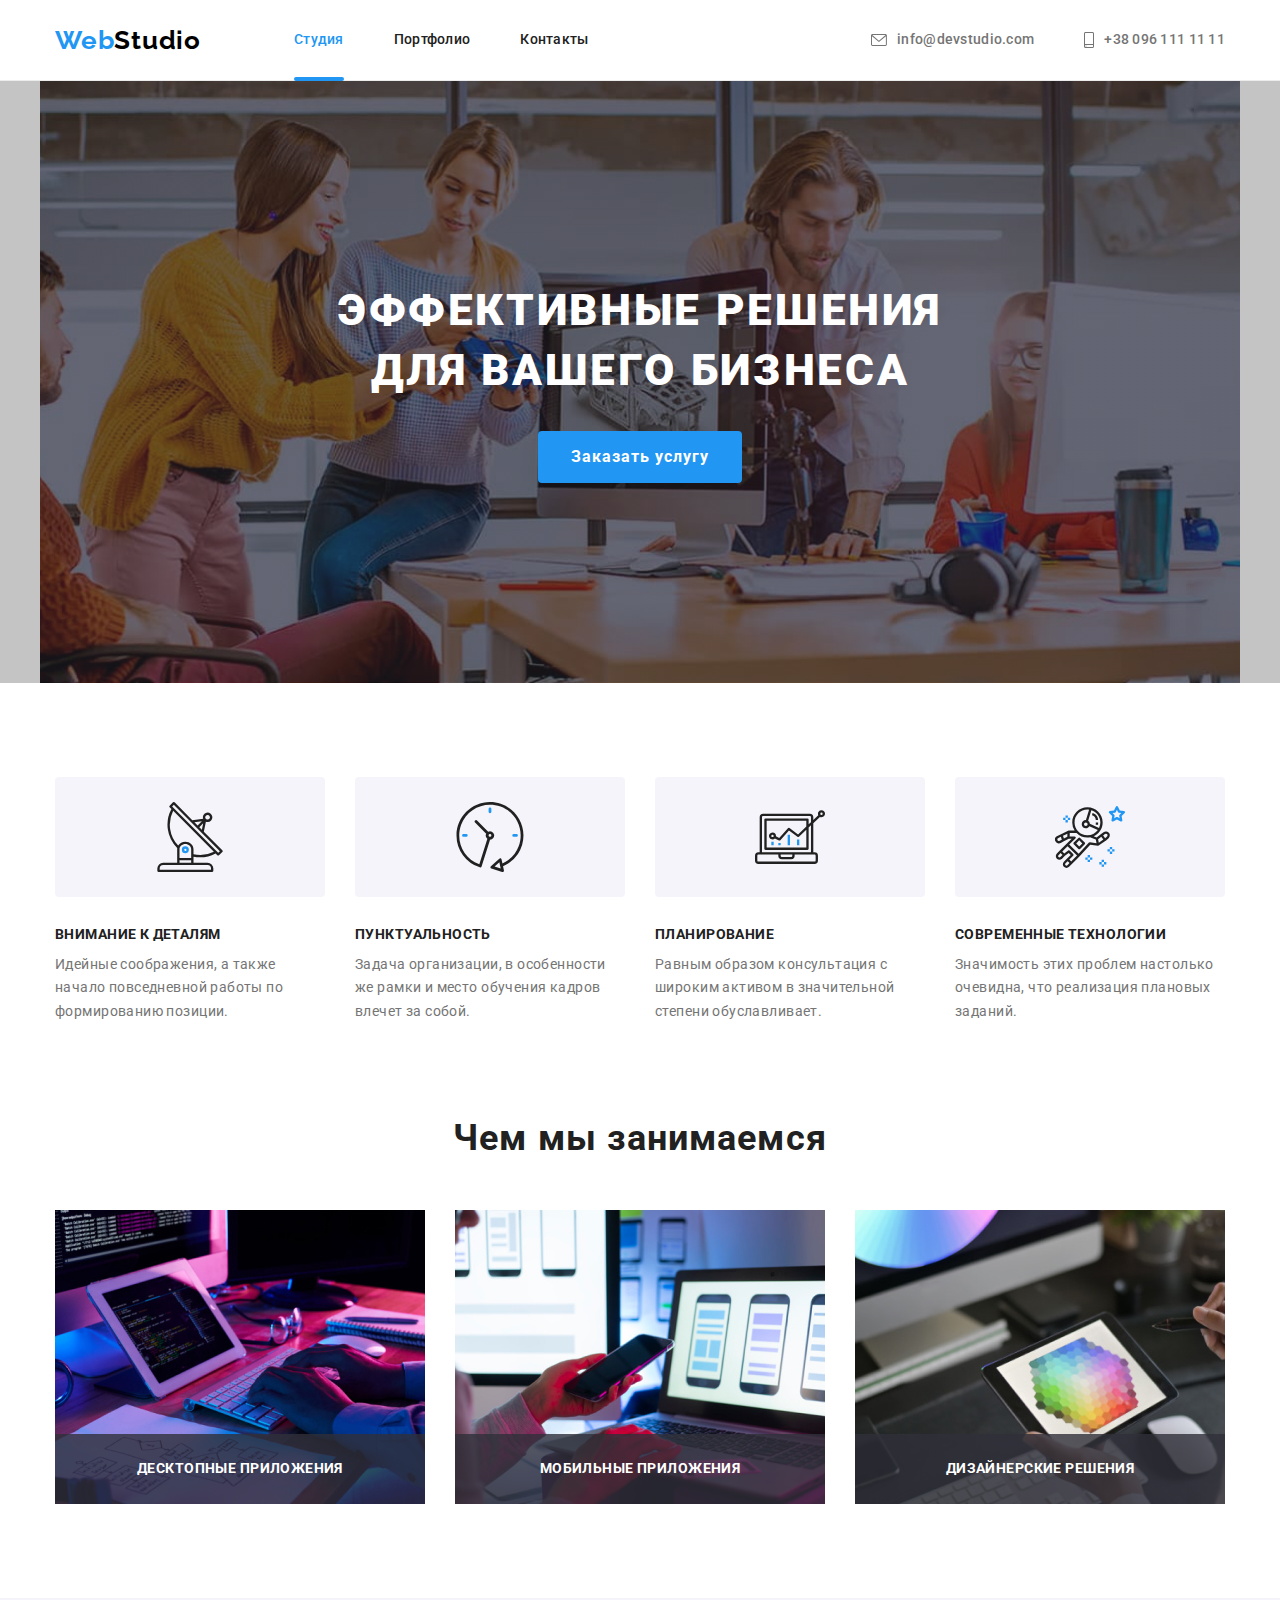
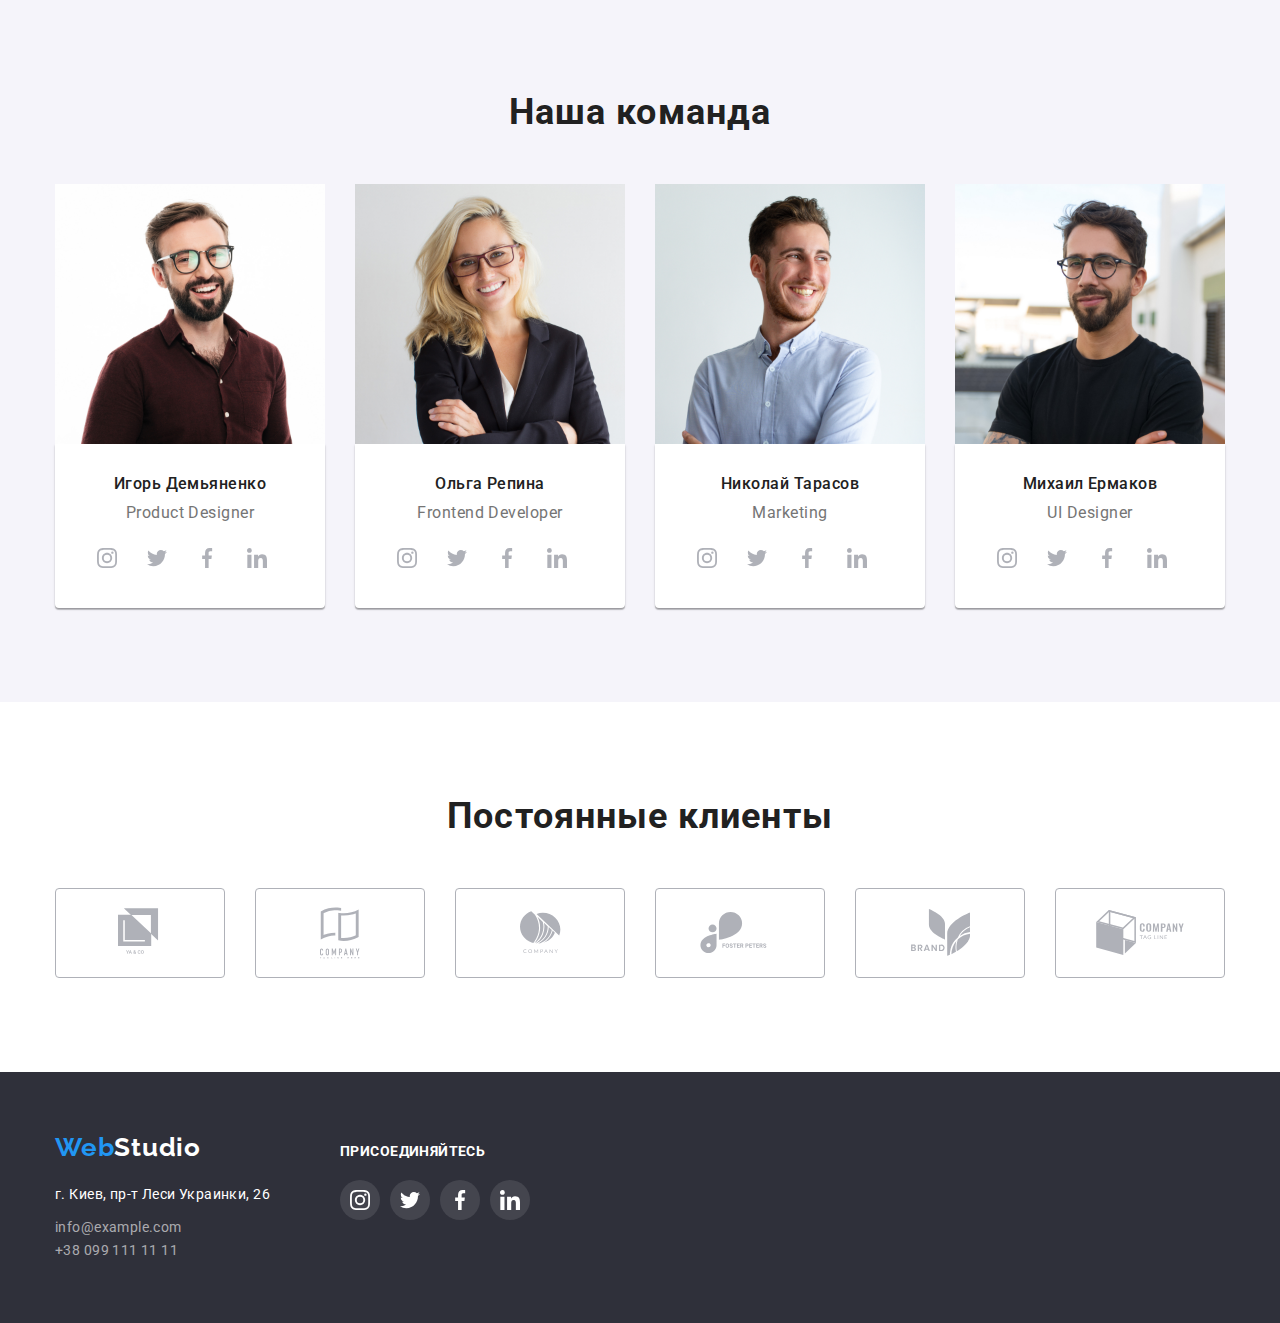
<file: index.html>
<!DOCTYPE html>
<html lang="ru">
<head>
    <meta charset="UTF-8">
    <meta http-equiv="X-UA-Compatible" content="IE=edge">
    <meta name="viewport" content="width=device-width, initial-scale=1.0">
    <title>Studio</title>
    <link rel="preconnect" 
        href="https://fonts.gstatic.com">
    <link rel="stylesheet"
        href="https://fonts.googleapis.com/css2?family=Raleway:wght@700&family=Roboto:wght@400;500;700;900&display=swap">
    <link rel="stylesheet" 
        href="https://cdnjs.cloudflare.com/ajax/libs/modern-normalize/1.0.0/modern-normalize.min.css" />
    <link rel="stylesheet" href="./css/styles.css">
</head>
<body>
    <!--Шапка-->
    <header class=page-header>
        <div class="container" >
            <div class="header-nav">
                <nav class="site-nav">
                    <a class="logo" href="./index.html" >
                        <span class="logo-web">Web</span>Studio
                    </a>
                    <ul class="list">
                        <li class="site-nav-item">
                            <a class="nav current" href="./index.html">Студия</a>
                        </li>
                        <li class="site-nav-item">
                            <a class="nav" href="./portfolio.html">Портфолио</a>
                        </li>
                        <li class="site-nav-item">
                            <a class="nav" href="">Контакты</a>
                        </li>
                    </ul>
                </nav>
                <ul class="list contacts-header">
                    <li class="contact-item">
                        <a class="contact" href="mailto:info@devstudio.com">
                            <svg class="envelope" width="16px" height="12px">
                                <use href="./images/sprite.svg#icon-envelope"></use>
                            </svg>
                            info@devstudio.com
                        </a>
                    </li>
                    <li class="contact-item">
                        <a class="contact" href="tel:+380961111111">
                            <svg class="smartphone" width="10px" height="16px">
                                <use href="./images/sprite.svg#icon-smartphone"></use>
                            </svg>
                            +38 096 111 11 11
                        </a>
                    </li>
                </ul>
            </div>
        </div>
    </header>
    <!--Основной блок-->
    <main>
        <!--Блок-герой-->
        <section class="hero">
            <div class="hero-box container">
                <h1 class="hero-title">Эффективные решения для вашего бизнеса</h1>
                <button type="button" class="button" data-modal-open>Заказать услугу</button>
            </div>
        </section>
        <!--Особенности-->
        <section class="feature section">
            <div class="container">
                <h2 class="feature-title visually-hidden">Особенности</h2>
                <ul class="list feature-list">
                    <li class="feature-item">
                        <div class="feature-box">
                            <svg class="feature-icon">
                                <use href="./images/sprite.svg#icon-antenna"></use>
                            </svg>
                        </div>
                        <h3 class="title">Внимание к деталям</h3>
                        <p class="description">Идейные соображения, а также начало повседневной работы по формированию позиции.</p>
                    </li>
                    <li class="feature-item list">
                        <div class="feature-box">
                            <svg class="feature-icon">
                                <use href="./images/sprite.svg#icon-clock"></use>
                            </svg>
                        </div>
                        <h3 class="title">Пунктуальность</h3>
                        <p class="description">Задача организации, в особенности же рамки и место обучения кадров влечет за собой.</p>
                    </li>
                    <li class="feature-item list">
                        <div class="feature-box">
                            <svg class="feature-icon">
                                <use href="./images/sprite.svg#icon-diagram"></use>
                            </svg>
                        </div>
                        <h3 class="title">Планирование</h3>
                        <p class="description">Равным образом консультация с широким активом в значительной степени обуславливает.</p>
                    </li>
                    <li class="feature-item list">
                        <div class="feature-box">
                            <svg class="feature-icon">
                                <use href="./images/sprite.svg#icon-astronaut"></use>
                            </svg>
                        </div>
                        <h3 class="title">Современные технологии</h3>
                        <p class="description">Значимость этих проблем настолько очевидна, что реализация плановых заданий.</p>
                    </li>
                </ul>
            </div>
        </section>
        <!--Чем мы занимаемся-->
        <section class="skills section">
            <div class="container">
                <h2 class="skills-header">Чем мы занимаемся</h2>
                <ul class="list skills-list">
                    <li class="skills-item">
                        <img src="./images/box1.jpg" alt="Компьютер" width="370" height="294">
                        <p class="label">Десктопные приложения</p>
                    </li>
                    <li class="skills-item">
                        <img src="./images/box2.jpg" alt="Телефон" width="370" height="294">
                        <p class="label">Мобильные приложения</p>
                    </li>
                    <li class="skills-item">
                        <img src="./images/box3.jpg" alt="Планшет" width="370" height="294">
                        <p class="label">Дизайнерские решения</p>
                    </li>
                </ul>
            </div>
        </section>
        <!--Наша команда-->
        <section class="section team">
            <div class="container">
            <h2 class="team-header">Наша команда</h2>
            <ul class="list team-list">
                <li class="team-item">
                    <img class="team-card" src="./images/team-card1.jpg" alt="Игорь Демьяненко" width="270" height="260">
                    <div class="team-box">
                        <h3 class="name">Игорь Демьяненко</h3>
                        <p lang="en" class="job">Product Designer</p>
                        <ul class="list social-icons">
                            <li class="social-icons-item">
                                <a href="" class="social-icons-link" target="_blank" rel="noopener noreferrer">
                                    <svg class="icon">
                                        <use href="./images/sprite.svg#icon-instagram"></use>
                                    </svg>
                                </a>
                            </li>
                            <li class="social-icons-item">
                                <a href="" class="social-icons-link" target="_blank" rel="noopener noreferrer">
                                    <svg class="icon">
                                        <use href="./images/sprite.svg#icon-twitter"></use>
                                    </svg>
                                </a>
                            </li>
                            <li class="social-icons-item">
                                <a href="" class="social-icons-link" target="_blank" rel="noopener noreferrer">
                                    <svg class="icon">
                                        <use href="./images/sprite.svg#icon-facebook"></use>
                                    </svg>
                                </a>
                            </li>
                            <li class="social-icons-item">
                                <a href="" class="social-icons-link" target="_blank" rel="noopener noreferrer">
                                    <svg class="icon">
                                        <use href="./images/sprite.svg#icon-linkedin"></use>
                                    </svg>
                                </a>
                            </li>
                        </ul>
                    </div>
                </li>
                <li class="team-item">
                    <img class="team-card" src="./images/team-card2.jpg" alt="Ольга Репина" width="270" height="260">
                    <div class="team-box">
                        <h3 class="name">Ольга Репина</h3>
                        <p lang="en" class="job">Frontend Developer</p>
                        <ul class="list social-icons">
                            <li class="social-icons-item">
                                <a href="" class="social-icons-link" target="_blank" rel="noopener noreferrer">
                                    <svg class="icon">
                                        <use href="./images/sprite.svg#icon-instagram"></use>
                                    </svg>
                                </a>
                            </li>
                            <li class="social-icons-item">
                                <a href="" class="social-icons-link" target="_blank" rel="noopener noreferrer">
                                    <svg class="icon">
                                        <use href="./images/sprite.svg#icon-twitter"></use>
                                    </svg>
                                </a>
                            </li>
                            <li class="social-icons-item">
                                <a href="" class="social-icons-link" target="_blank" rel="noopener noreferrer">
                                    <svg class="icon">
                                        <use href="./images/sprite.svg#icon-facebook"></use>
                                    </svg>
                                </a>
                            </li>
                            <li class="social-icons-item">
                                <a href="" class="social-icons-link" target="_blank" rel="noopener noreferrer">
                                    <svg class="icon">
                                        <use href="./images/sprite.svg#icon-linkedin"></use>
                                    </svg>
                                </a>
                            </li>
                        </ul>
                    </div>  
                </li>
                <li class="team-item">
                    <img class="team-card" src="./images/team-card3.jpg" alt="Николай Тарасов" width="270" height="260">
                    <div class="team-box">
                        <h3 class="name">Николай Тарасов</h3>
                        <p lang="en" class="job">Marketing</p>
                        <ul class="list social-icons">
                            <li class="social-icons-item">
                                <a href="" class="social-icons-link" target="_blank" rel="noopener noreferrer">
                                    <svg class="icon">
                                        <use href="./images/sprite.svg#icon-instagram"></use>
                                    </svg>
                                </a>
                            </li>
                            <li class="social-icons-item">
                                <a href="" class="social-icons-link" target="_blank" rel="noopener noreferrer">
                                    <svg class="icon">
                                        <use href="./images/sprite.svg#icon-twitter"></use>
                                    </svg>
                                </a>
                            </li>
                            <li class="social-icons-item">
                                <a href="" class="social-icons-link" target="_blank" rel="noopener noreferrer">
                                    <svg class="icon">
                                        <use href="./images/sprite.svg#icon-facebook"></use>
                                    </svg>
                                </a>
                            </li>
                            <li class="social-icons-item">
                                <a href="" class="social-icons-link" target="_blank" rel="noopener noreferrer">
                                    <svg class="icon">
                                        <use href="./images/sprite.svg#icon-linkedin"></use>
                                    </svg>
                                </a>
                            </li>
                        </ul>
                    </div>
                </li>
                <li class="team-item">
                    <img class="team-card" src="./images/team-card4.jpg" alt="Михаил Ермаков" width="270" height="260">
                    <div class="team-box">
                        <h3 class="name">Михаил Ермаков</h3>
                        <p lang="en" class="job">UI Designer</p>
                        <ul class="list social-icons">
                            <li class="social-icons-item">
                                <a href="" class="social-icons-link" target="_blank" rel="noopener noreferrer">
                                    <svg class="icon">
                                        <use href="./images/sprite.svg#icon-instagram"></use>
                                    </svg>
                                </a>
                            </li>
                            <li class="social-icons-item">
                                <a href="" class="social-icons-link" target="_blank" rel="noopener noreferrer">
                                    <svg class="icon">
                                        <use href="./images/sprite.svg#icon-twitter"></use>
                                    </svg>
                                </a>
                            </li>
                            <li class="social-icons-item">
                                <a href="" class="social-icons-link" target="_blank" rel="noopener noreferrer">
                                    <svg class="icon">
                                        <use href="./images/sprite.svg#icon-facebook"></use>
                                    </svg>
                                </a>
                            </li>
                            <li class="social-icons-item">
                                <a href="" class="social-icons-link" target="_blank" rel="noopener noreferrer">
                                    <svg class="icon">
                                        <use href="./images/sprite.svg#icon-linkedin"></use>
                                    </svg>
                                </a>
                            </li>
                        </ul>
                    </div>
                </li>
            </ul>
            </div>
        </section>
        <!--Постоянные клиенты-->
        <section class="clients section">
            <div class="container">
                <h2 class="clients-title">Постоянные клиенты</h2>            </h2>
                <ul class="clients-set list">
                    <li class="clients-item">
                        <a href="" class="clients-link">
                            <svg class="clients-icon" width="44.27px" height="49.23px">
                                <use href="./images/sprite.svg#icon-logo-1"></use>
                             </svg>
                        </a>
                    </li>
                    <li class="clients-item">
                        <a href="" class="clients-link">
                            <svg class="clients-icon" width="40px" height="52px">
                                <use href="./images/sprite.svg#icon-logo-2"></use>
                            </svg>
                        </a>
                    </li>
                    <li class="clients-item">
                        <a href="" class="clients-link">
                            <svg class="clients-icon" width="41px" height="42.6px">
                                <use href="./images/sprite.svg#icon-logo-3"></use>
                            </svg>
                        </a>
                    </li>
                    <li class="clients-item">
                        <a href="" class="clients-link">
                            <svg class="clients-icon" width="79.66px" height="42.02px">
                                <use href="./images/sprite.svg#icon-logo-4"></use>
                            </svg>
                        </a>
                    </li>
                    <li class="clients-item">
                        <a href="" class="clients-link">
                            <svg class="clients-icon" width="59px" height="47px">
                                <use href="./images/sprite.svg#icon-logo-5"></use>
                            </svg>
                        </a>
                    </li>
                    <li class="clients-item">
                        <a href="" class="clients-link">
                            <svg class="clients-icon" width="88.48px" height="45.44px">
                                <use href="./images/sprite.svg#icon-logo-6"></use>
                            </svg>
                        </a>
                    </li>
                </ul>
            </div>
        </section>


    </main>
    <!--Подвал-->
    <footer class="footer">
        <div class="container ft">
            <div class="address-box">
                <a href="./index.html" class="logo-footer">
                        <span class="logo-web">Web</span>Studio
                </a>
                <address class="footer-address">
                    г. Киев, пр-т Леси Украинки, 26
                </address>
                <address>
                    <a href="mailto:info@example.com" class="footer-contact">info@example.com</a> <br>
                    <a href="tel:+380991111111" class="footer-contact">+38 099 111 11 11</a>
                </address>
            </div>
            <div class="footer-social-icons">
                <h2 class="footer-social-title">ПРИСОЕДИНЯЙТЕСЬ</h2>
                <ul class="list social-icons">
                    <li class="social-icons-item">
                        <a href="" class="footer-social-icons-link" target="_blank" rel="noopener noreferrer">
                            <svg class="footer-icon">
                                <use href="./images/sprite.svg#icon-instagram"></use>
                            </svg>
                        </a>
                    </li>
                    <li class="social-icons-item">
                        <a href="" class="footer-social-icons-link" target="_blank" rel="noopener noreferrer">
                            <svg class="footer-icon">
                                <use href="./images/sprite.svg#icon-twitter"></use>
                            </svg>
                        </a>
                    </li>
                    <li class="social-icons-item">
                        <a href="" class="footer-social-icons-link" target="_blank" rel="noopener noreferrer">
                            <svg class="footer-icon">
                                <use href="./images/sprite.svg#icon-facebook"></use>
                            </svg>
                        </a>
                    </li>
                    <li class="social-icons-item">
                        <a href="" class="footer-social-icons-link" target="_blank" rel="noopener noreferrer">
                            <svg class="footer-icon">
                                <use href="./images/sprite.svg#icon-linkedin"></use>
                            </svg>
                        </a>
                    </li>
                </ul>
            </div>
        </div>
    </footer>
    <!--Модальное окно-->
    <div class="backdrop is-hidden" data-modal>
        <div class="modal">
            <button class="btn-close" data-modal-close>
            <svg class="btn-close-icon" width="18px" height="18px">
                <use href="./images/sprite.svg#icon-close-black"></use>
            </svg>
            </button>
            <p class="modal-title"></p>
        </div>
    </div>
    <script src="./js/modal.js"></script>
</body>
</html>
</file>
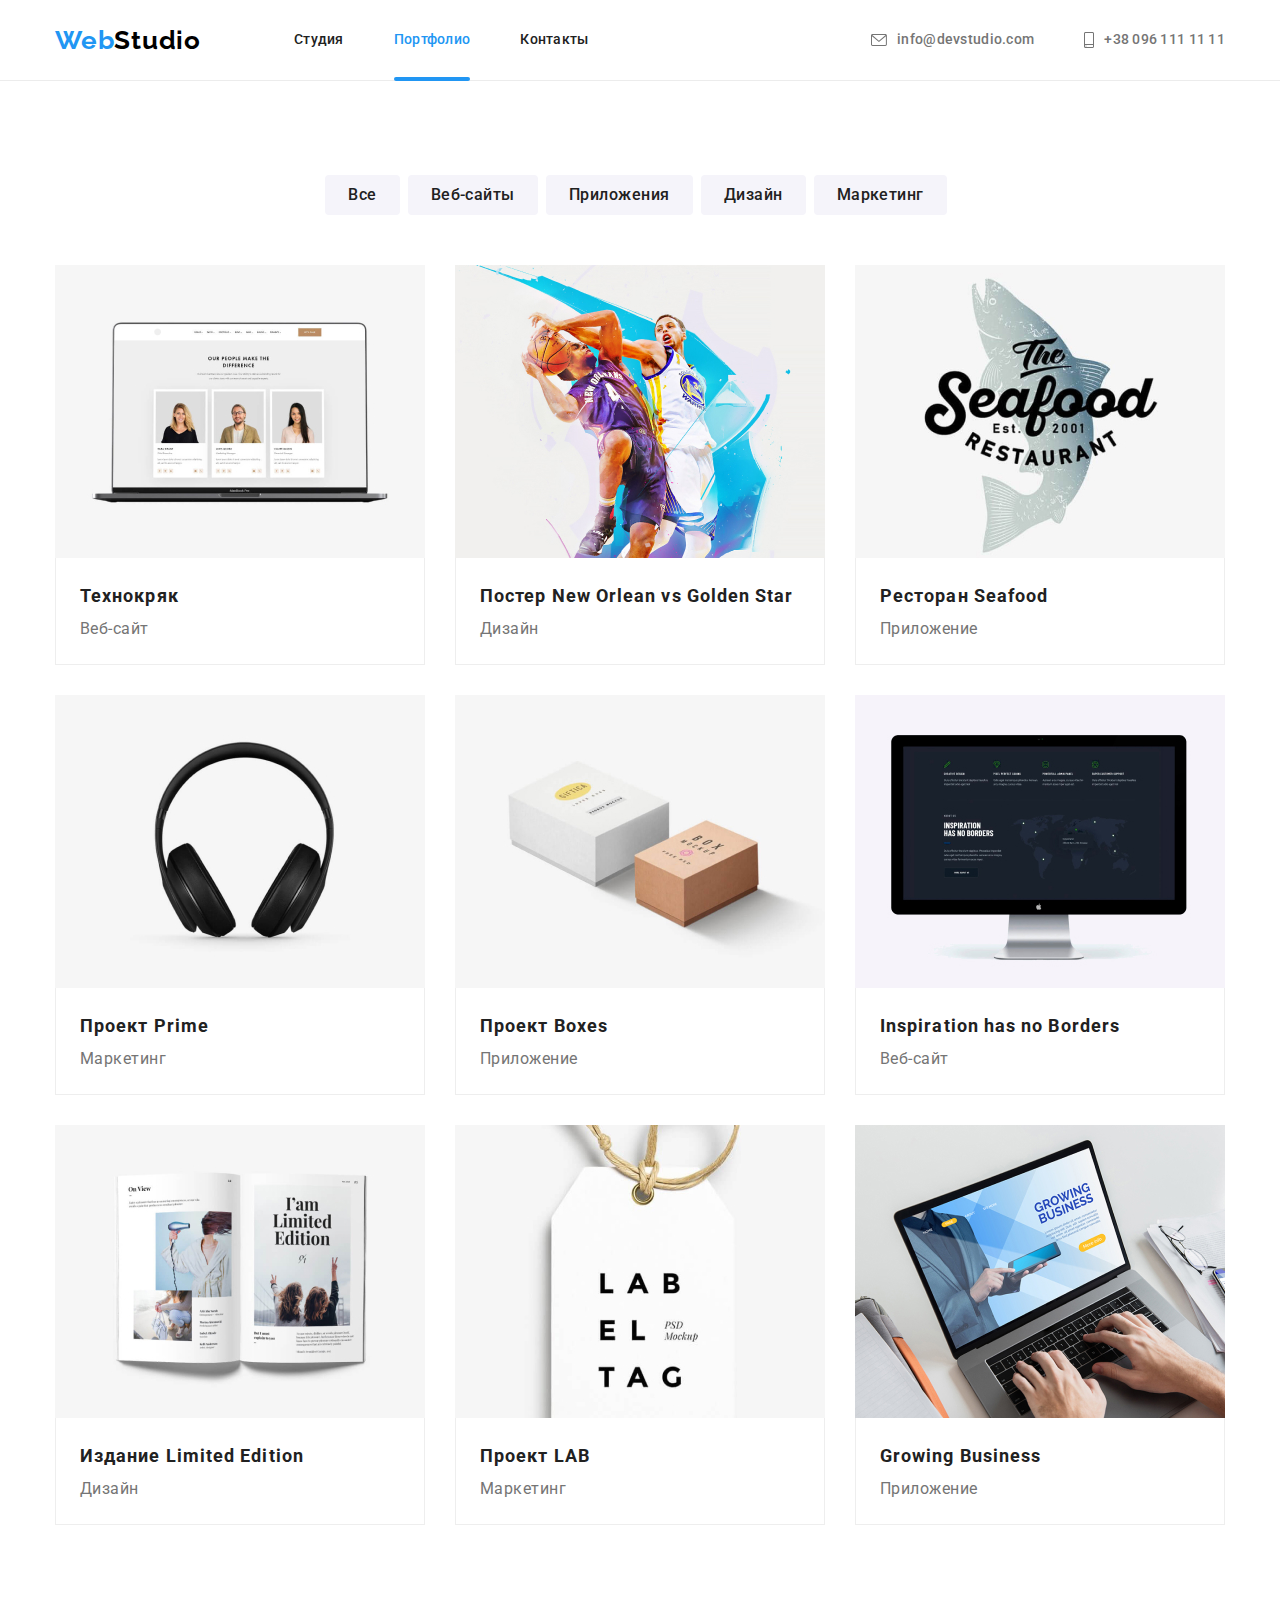
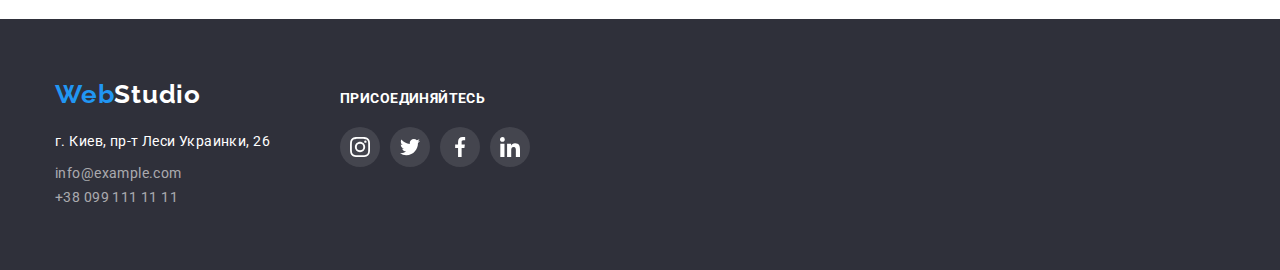
<file: portfolio.html>
<!DOCTYPE html>
<html lang="ru">
<head>
    <meta charset="UTF-8">
    <meta http-equiv="X-UA-Compatible" content="IE=edge">
    <meta name="viewport" content="width=device-width, initial-scale=1.0">
    <title>Portfolio</title>
    <link rel="preconnect" href="https://fonts.gstatic.com">
    <link href="https://fonts.googleapis.com/css2?family=Raleway:wght@700&family=Roboto:wght@400;500;700;900&display=swap"
        rel="stylesheet">
    <link rel="stylesheet" href="https://cdnjs.cloudflare.com/ajax/libs/modern-normalize/1.0.0/modern-normalize.min.css" />
    <link rel="stylesheet" href="./css/styles.css">
</head>
<body>
    <!--Шапка-->
    <header class="page-header">
        <div class="container header-nav">
            <nav class="site-nav">
                <a class="logo" href="./index.html">
                    <span class="logo-web">Web</span>Studio
                </a>
                <ul  class="list">
                    <li class="site-nav-item">
                        <a class="nav" href="./index.html" >Студия</a>
                    </li>
                    <li class="site-nav-item">
                        <a class="nav current" href="./portfolio.html">Портфолио</a>
                    </li>
                    <li>
                        <a class="nav" href="" >Контакты</a>
                    </li class="site-nav-item">
                </ul>
            </nav>
            <ul class="list contacts-header">
                <li class="contact-item">
                    <a class="contact" href="mailto:info@devstudio.com">
                        <svg class="envelope" width="16px" height="12px">
                            <use href="./images/sprite.svg#icon-envelope"></use>
                        </svg>
                        info@devstudio.com
                    </a>
                </li>
                <li class="contact-item">
                    <a class="contact" href="tel:+380961111111">
                        <svg class="smartphone" width="10px" height="16px">
                            <use href="./images/sprite.svg#icon-smartphone"></use>
                        </svg>
                        +38 096 111 11 11
                    </a>
                </li>
            </ul>
        </div>
    </header>
    <!--Основной блок-->
    <main>
        <section class="portfolio section">
            <div class="container">
                <h1 class="portfolio-title visually-hidden">Портфолио</h1>
                <ul class="list nav-portfolio">
                    <li class="nav-portfolio-item">
                        <button type="button" class="button">Все</button>
                    </li>
                    <li class="nav-portfolio-item">
                        <button type="button" class="button">Веб-сайты</button>
                    </li>
                    <li class="nav-portfolio-item">
                        <button type="button" class="button">Приложения</button>
                    </li>
                    <li class="nav-portfolio-item">
                        <button type="button" class="button">Дизайн</button>
                    </li>
                    <li class="nav-portfolio-item">
                        <button type="button" class="button">Маркетинг</button>
                    </li>
                </ul>
                <ul class="list portfolio-list">
                    <li class="portfolio-item">
                        <a href="" class="portfolio">
                            <div class="portfolio-thumb">
                                <p class="portfolio-text">Технокряк это современная площадка распространения коронавируса. Компании используют эту платформу для цифрового
                                шпионажа и атак на защищённые сервера конкурентов.
                                </p>
                            </div>
                            <img src="./images/portfolio1.jpg" alt="Дисплей компьютера" width="370" height="294">
                            <div class="port-box">
                                <h2 class="portfolio-header">Технокряк</h2>
                                <p class="portfolio-description">Веб-сайт</p>
                            </div>
                        </a>
                    </li>
                    <li class="portfolio-item">
                        <a href="" class="portfolio">
                            <div class="portfolio-thumb">                                
                                <p class="portfolio-text">Мне тоже интересно, что здесь будет.
                                </p>
                            </div> 
                            <img src="./images/portfolio2.jpg" alt="Постер баскетболиста" width="370" height="294">
                            <div class="port-box">
                                <h2 class="portfolio-header">Постер New Orlean vs Golden Star</h2>
                                <p class="portfolio-description">Дизайн</p>
                            </div>
                        </a>
                    </li>
                    <li class="portfolio-item">
                        <a href="" class="portfolio">
                            <div class="portfolio-thumb">
                                <p class="portfolio-text">Мне тоже интересно, что здесь будет.</p>
                            </div>
                            <img src="./images/portfolio3.jpg" alt="Логотип ресторана" width="370" height="294">
                                
                            <div class="port-box">
                                <h2 class="portfolio-header">Ресторан Seafood</h2>
                                <p class="portfolio-description">Приложение</p>
                            </div>
                            
                            <div class="port-box3">
                                <h2 class="portfolio-header">3</h2>
                                <p class="portfolio-description">3</p>
                            </div>
                        </a>
                    </li>
                    <li class="portfolio-item">
                        <a href="" class="portfolio">
                            <div class="portfolio-thumb">                                
                                <p class="portfolio-text">Мне тоже интересно, что здесь будет.
                                </p>
                            </div> 
                            <img src="./images/portfolio4.jpg" alt="Наушники" width="370" height="294">
                            <div class="port-box">
                                <h2 class="portfolio-header">Проект Prime</h2>
                                <p class="portfolio-description">Маркетинг</p>
                            </div>
                        </a>
                    </li>
                    <li class="portfolio-item">
                        <a href="" class="portfolio">
                            <div class="portfolio-thumb">                                
                                <p class="portfolio-text">Мне тоже интересно, что здесь будет.
                                </p>
                            </div>
                            <img src="./images/portfolio5.jpg" alt="Коробки" width="370" height="294">
                            <div class="port-box">
                                <h2 class="portfolio-header">Проект Boxes</h2>
                                <p class="portfolio-description">Приложение</p>
                            </div>
                        </a>
                    </li>
                    <li class="portfolio-item">
                        <a href="" class="portfolio">
                            <div class="portfolio-thumb">                                
                                <p class="portfolio-text">Мне тоже интересно, что здесь будет.
                                </p>
                            </div>
                            <img src="./images/portfolio6.jpg" alt="Монитор" width="370" height="294">
                            <div class="port-box">
                                <h2 class="portfolio-header">Inspiration has no Borders</h2>
                                <p class="portfolio-description">Веб-сайт</p>
                            </div>
                            <div class="port-box3">
                                <h2 class="portfolio-header">3</h2>
                                <p class="portfolio-description">3</p>
                            </div>
                        </a>
                    </li>
                    <li class="portfolio-item">
                        <a href="" class="portfolio">
                            <div class="portfolio-thumb">                                
                                <p class="portfolio-text">Мне тоже интересно, что здесь будет.
                                </p>
                            </div> 
                            <img src="./images/portfolio7.jpg" alt="Книга" width="370" height="294">
                            <div class="port-box">
                                <h2 class="portfolio-header">Издание Limited Edition</h2>
                                <p class="portfolio-description">Дизайн</p>
                            </div>
                        </a>
                    </li>
                    <li class="portfolio-item">
                        <a href="" class="portfolio">
                            <div class="portfolio-thumb">                                
                                <p class="portfolio-text">Мне тоже интересно, что здесь будет.
                                </p>
                            </div> 
                            <img src="./images/portfolio8.jpg" alt="Ярлык" width="370" height="294">
                            <div class="port-box">
                                <h2 class="portfolio-header">Проект LAB</h2>
                                <p class="portfolio-description">Маркетинг</p>
                            </div>
                        </a>
                    </li>
                    <li class="portfolio-item">
                        <a href="" class="portfolio">
                            <div class="portfolio-thumb">                               
                                <p class="portfolio-text">Мне тоже интересно, что здесь будет.
                                </p>
                            </div>
                            <img src="./images/portfolio9.jpg" alt="Ноутбук" width="370" height="294">
                            <div class="port-box">
                                <h2 class="portfolio-header">Growing Business</h2>
                                <p class="portfolio-description">Приложение</p>
                            </div>
                            <div class="port-box3">
                                <h2 class="portfolio-header">3</h2>
                                <p class="portfolio-description">3</p>
                            </div>
                        </a>
                    </li>
                </ul>
            </div>
        </section>
    </main>

    <!--Подвал-->
    <footer class="footer">
        <div class="container ft">
            <div class="address-box">
                <a href="./index.html" class="logo-footer">
                    <span class="logo-web">Web</span>Studio
                </a>
                <address class="footer-address">
                    г. Киев, пр-т Леси Украинки, 26
                </address>
                <address>
                    <a href="mailto:info@example.com" class="footer-contact">info@example.com</a> <br>
                    <a href="tel:+380991111111" class="footer-contact">+38 099 111 11 11</a>
                </address>
            </div>
            <div class="footer-social-icons">
                <h2 class="footer-social-title">ПРИСОЕДИНЯЙТЕСЬ</h2>
                <ul class="list social-icons">
                    <li class="social-icons-item">
                        <a href="" class="footer-social-icons-link" target="_blank" rel="noopener noreferrer">
                            <svg class="footer-icon">
                                <use href="./images/sprite.svg#icon-instagram"></use>
                            </svg>
                        </a>
                    </li>
                    <li class="social-icons-item">
                        <a href="" class="footer-social-icons-link" target="_blank" rel="noopener noreferrer">
                            <svg class="footer-icon">
                                <use href="./images/sprite.svg#icon-twitter"></use>
                            </svg>
                        </a>
                    </li>
                    <li class="social-icons-item">
                        <a href="" class="footer-social-icons-link" target="_blank" rel="noopener noreferrer">
                            <svg class="footer-icon">
                                <use href="./images/sprite.svg#icon-facebook"></use>
                            </svg>
                        </a>
                    </li>
                    <li class="social-icons-item">
                        <a href="" class="footer-social-icons-link" target="_blank" rel="noopener noreferrer">
                            <svg class="footer-icon">
                                <use href="./images/sprite.svg#icon-linkedin"></use>
                            </svg>
                        </a>
                    </li>
                </ul>
            </div>
        </div>
    </footer>
</body>
</html>
</file>
<file: css/styles.css>
:root {
  /* Основной цвет текста */
  --primary-text-color: #757575;
  /* Цвет заголовка */
  --title-text-color: #212121;
  /* Цвет акцента */
  --accent-color: #2196f3;
  /* Цвет фона */
  --primary-bg-color: #ffffff;
  --secondary-bg-color: #f5f4fa;
  --hero-bg-color: #c4c4c4;
  /* Цвет логотипа */
  --logo-color: #000000;
  --hero-color: #ffffff;
  /* Цвета для кнопок */
  --button-sleep: #f5f4fa;
  --button-active: #2196f3;
  --button-active-hero: #188ce8;
  --button-letters: #212121;
  --button-letters-active: #ffffff;
  --icon-color: #afb1b8;
  /* Цвета для подвала */
  --footer-contact-color: rgba(255, 255, 255, 0.6);
  --footer-bg: #2f303a;
}
html {
  box-sizing: border-box;
}

*,
*::before,
*::after {
  box-sizing: inherit;
}
body {
  font-family: 'Roboto', sans-serif;
  font-style: normal;
  background-color: var(--primary-bg-color);
  color: var(--primary-text-color);
}
img {
  display: block;
  max-width: 100%;
  height: auto;
}
h1,
h2,
h3,
h4,
h5,
h6,
p {
  margin: 0;
}
.list {
  list-style: none;
  text-decoration: none;
  color: inherit;
  padding: 0;
  margin: 0;
}
.container {
  width: 1200px;
  padding-left: 15px;
  padding-right: 15px;
  margin-left: auto;
  margin-right: auto;
}
.section {
  padding-top: 94px;
  padding-bottom: 94px;
}
/* Логотип */
.logo {
  margin-right: 93px;
  font-family: 'Raleway', sans-serif;
  font-weight: 700;
  font-size: 26px;
  line-height: 1.19;
  letter-spacing: 0.03em;
  color: var(--logo-color);
  text-decoration: none;
}
.logo-web {
  font-family: Raleway;
  font-weight: 700;
  font-size: 26px;
  line-height: 1.19;
  letter-spacing: 0.03em;
  color: var(--accent-color);
}
.logo-footer {
  font-family: 'Raleway', sans-serif;
  font-weight: 700;
  font-size: 26px;
  line-height: 1.19;
  letter-spacing: 0.03em;
  color: var(--hero-color);
  text-decoration: none;
}
/* Меню */
.header-nav,
.site-nav {
  display: flex;
  align-items: center;
}
.site-nav .list {
  display: flex;
}
.page-header {
  border-bottom: 1px solid #ececec;
}
.site-nav-item:not(:last-child) {
  margin-right: 50px;
}
.nav {
  display: block;
  font-weight: 500;
  font-size: 14px;
  line-height: 1.14;
  letter-spacing: 0.02em;
  color: var(--title-text-color);
  text-decoration: none;
  padding-top: 32px;
  padding-bottom: 32px;
  transition: color 250ms cubic-bezier(0.4, 0, 0.2, 1);
}
.nav:hover,
.nav:focus {
  color: var(--accent-color);
}
.current {
  position: relative;
  color: var(--accent-color);
}
.current::after {
  content: '';
  position: absolute;
  display: block;
  width: 100%;
  height: 4px;
  background-color: var(--accent-color);
  border-radius: 4px;
  bottom: -1px;
}
.contacts-header {
  display: flex;
  margin-left: auto;
}
.contact-item:not(:last-child) {
  margin-right: 50px;
}

/* Контакты-ссылки почта и телефон */
.contact {
  display: flex;
  justify-content: center;
  align-items: center;
  font-weight: 500;
  font-size: 14px;
  line-height: 1.14;
  letter-spacing: 0.02em;
  color: var(--primary-text-color);
  text-decoration: none;
  padding-top: 32px;
  padding-bottom: 32px;
  transition: color 250ms cubic-bezier(0.4, 0, 0.2, 1);
}
.envelope,
.smartphone {
  fill: var(--primary-text-color);
  margin-right: 10px;
  transition: color 250ms cubic-bezier(0.4, 0, 0.2, 1);
}
.contact:hover,
.contact:focus,
.contact:active {
  color: var(--accent-color);
}
.contact:hover .envelope,
.contact:focus .envelope,
.contact:hover .smartphone,
.contact:focus .smartphone {
  fill: currentColor;
}
/* Кнопки */
.button {
  display: inline-block;
  font-family: inherit;
  cursor: pointer;
  border-radius: 4px;
  border: 1px solid transparent;
}
.nav-portfolio .button {
  text-decoration: none;
  font-weight: 500;
  font-size: 16px;
  line-height: 1.62;
  letter-spacing: 0.03em;
  background-color: var(--button-sleep);
  color: var(--button-letters);
  padding: 6px 22px;
  min-width: 73px;
  margin-right: 8px;
  transition: color 250ms cubic-bezier(0.4, 0, 0.2, 1);
  transition: background-color 250ms cubic-bezier(0.4, 0, 0.2, 1);
  transition: box-shadow 250ms cubic-bezier(0.4, 0, 0.2, 1);
}
.nav-portfolio .button:hover,
.nav-portfolio .button:focus,
.nav-portfolio .button:active {
  background-color: var(--button-active);
  color: var(--button-letters-active);
  box-shadow: 0px 3px 1px rgba(0, 0, 0, 0.1), 0px 1px 2px rgba(0, 0, 0, 0.08),
    0px 2px 2px rgba(0, 0, 0, 0.12);
  border-radius: 4px;
}
.hero .button {
  min-width: 200px;
  font-weight: 700;
  font-size: 16px;
  line-height: 1.87;
  letter-spacing: 0.06em;
  background-color: var(--button-active);
  color: var(--button-letters-active);
  padding: 10px 32px;
  transition: color 250ms cubic-bezier(0.4, 0, 0.2, 1);
  transition: background-color 250ms cubic-bezier(0.4, 0, 0.2, 1);
}
.hero .button:hover,
.hero .button:focus,
.hero .button:active {
  background-color: var(--button-active-hero);
  color: var(--button-letters-active);
}
/* Герой */
.hero {
  text-align: center;
  background-color: var(--hero-bg-color);
}
.hero-box {
  background-image: linear-gradient(
      to left,
      rgba(47, 48, 58, 0.4),
      rgba(47, 48, 58, 0.4)
    ),
    url(../images/hero.jpg);
  background-size: cover;
  background-position: center;
  background-repeat: no-repeat;
  padding-top: 200px;
  padding-bottom: 200px;
  margin-left: auto;
  margin-right: auto;
}
.hero-title {
  max-width: 696px;
  font-weight: 900;
  font-size: 44px;
  line-height: 1.36;
  text-align: center;
  letter-spacing: 0.06em;
  text-transform: uppercase;
  color: var(--hero-color);
  margin: 0 auto 30px;
}

/* Особенности */
.feature-list {
  display: flex;
  text-decoration: none;
}
.feature-list > li:not(:last-child) {
  margin-right: 30px;
}
.feature-list .title {
  margin-top: 0;
  margin-bottom: 10px;
  font-weight: 700;
  font-size: 14px;
  line-height: 1.14;
  letter-spacing: 0.03em;
  text-transform: uppercase;
  color: var(--title-text-color);
}
.feature-list .description {
  font-size: 14px;
  line-height: 1.71;
  letter-spacing: 0.03em;
  color: var(--primary-text-color);
  margin: 0;
}
.feature-box {
  display: flex;
  justify-content: center;
  align-items: center;
  background-color: var(--secondary-bg-color);
  width: 270px;
  height: 120px;
  border-radius: 4px;
  margin-bottom: 30px;
}
.feature-icon {
  fill: var(--title-text-color);
  width: 70px;
  height: 70px;
}

/*Чем мы занимаемся*/
.skills {
  padding-top: 0;
}
.skills-list {
  display: flex;
  justify-content: space-between;
}
.skills-header {
  padding: 0;
  margin-top: 0;
  margin-bottom: 50px;
  font-weight: 700;
  font-size: 36px;
  line-height: 1.16;
  text-align: center;
  letter-spacing: 0.03em;
  color: var(--title-text-color);
}
.skills-item:not(:last-child) {
  margin-right: 30px;
}
.skills-item {
  position: relative;
}
.label {
  display: flex;
  position: absolute;
  bottom: 0;
  width: 100%;
  height: 70px;
  justify-content: center;
  align-items: center;
  font-weight: 700;
  font-size: 14px;
  line-height: 1.14;
  letter-spacing: 0.03em;
  text-transform: uppercase;
  color: var(--button-letters-active);
  background: rgba(47, 48, 58, 0.8);
}
/* Наша команда */
.team {
  background-color: var(--secondary-bg-color);
  padding-top: 94 px;
}
.team > .container {
  padding-top: 94 px;
}
.team-header {
  padding: 0;
  margin-bottom: 50px;
  font-weight: 700;
  font-size: 36px;
  line-height: 1.16;
  text-align: center;
  letter-spacing: 0.03em;
  color: var(--title-text-color);
}
.team-list {
  display: flex;
  margin: 0 auto;
}
.team-item {
  padding: 0 auto 30px;
  margin-left: 0;
}
.team-item:not(:last-child) {
  margin-right: 30px;
}
.team-card {
  padding: 0;
  margin: 0;
}
.name {
  font-weight: 500;
  font-size: 16px;
  line-height: 1.19;
  text-align: center;
  letter-spacing: 0.03em;
  color: var(--title-text-color);
  padding: 0;
  margin: 0 0 10px;
}
.job {
  font-size: 16px;
  line-height: 1.19;
  text-align: center;
  letter-spacing: 0.03em;
  color: var(--primary-text-color);
  padding: 0;
  margin-bottom: 16px;
}
.team-box {
  margin: 0;
  padding-top: 30px;
  padding-bottom: 30px;
  padding-left: 32px;
  padding-right: 32px;
  background-color: var(--hero-color);
  box-shadow: 0px 1px 3px rgba(0, 0, 0, 0.12), 0px 1px 1px rgba(0, 0, 0, 0.14),
    0px 2px 1px rgba(0, 0, 0, 0.2);
  border-radius: 0px 0px 4px 4px;
}

/*Социальные сети*/
.social-icons {
  display: inline-flex;
  justify-content: center;
}
.social-icons-link {
  display: flex;
  justify-content: center;
  align-items: center;
  width: 40px;
  height: 40px;
  background-color: var(--button-letters-active);
  border-radius: 50%;
  fill: var(--button-letters-active);
  transition: fill 250ms cubic-bezier(0.4, 0, 0.2, 1);
  transition: background-color 250ms cubic-bezier(0.4, 0, 0.2, 1);
}
.social-icons .icon {
  width: 20px;
  height: 20px;
  fill: var(--icon-color);
  transition: fill 250ms cubic-bezier(0.4, 0, 0.2, 1);
}
.social-icons-item:not(:last-child) {
  margin-right: 10px;
}
.social-icons-link:hover .icon,
.social-icons-link:focus .icon {
  fill: var(--button-letters-active);
}
.social-icons-link:hover,
.social-icons-link:focus {
  background-color: var(--accent-color);
  fill: var(--button-letters-active);
}
.footer-social-icons-link:hover,
.footer-social-icons-link:focus {
  background-color: var(--accent-color);
}
.footer-social-icons-link {
  display: flex;
  justify-content: center;
  align-items: center;
  width: 40px;
  height: 40px;
  background: rgba(255, 255, 255, 0.1);
  border-radius: 50%;
  transition: background-color 250ms cubic-bezier(0.4, 0, 0.2, 1);
}
.footer-icon {
  width: 20px;
  height: 20px;
  fill: var(--button-letters-active);
}

/*Постоянные клиенты*/
.clients-title {
  font-style: normal;
  font-weight: 700;
  font-size: 36px;
  line-height: 1.16;
  text-align: center;
  letter-spacing: 0.03em;
  color: var(--title-text-color);
  margin-bottom: 50px;
}
.clients-set {
  display: flex;
  text-align: center;
  align-items: center;
}
.clients-item {
  fill: var(--icon-color);
}
.clients-link:hover .clients-icon,
.clients-link:focus .clients-icon {
  fill: var(--accent-color);
}
.clients-link {
  display: flex;
  justify-content: center;
  align-items: center;
  width: 170px;
  height: 90px;
  border: 1px solid var(--icon-color);
  box-sizing: border-box;
  border-radius: 4px;
  transition: fill 250ms cubic-bezier(0.4, 0, 0.2, 1);
}
.clients-link:hover,
.clients-link:focus {
  border: 1px solid var(--accent-color);
  fill: var(--accent-color);
}
.clients-item:not(:last-child) {
  margin-right: 30px;
}
.clients-icon {
  fill: var(--icon-color);
  transition: fill 250ms cubic-bezier(0.4, 0, 0.2, 1);
}

/* Портфолио */
.visually-hidden {
  position: absolute;
  clip: rect(0 0 0 0);
  width: 1px;
  height: 1px;
  margin: -1px;
}
.nav-portfolio {
  display: flex;
  justify-content: center;
  padding: 0;
  margin: 0 0 50px;
}
.portfolio {
  text-decoration: none;
}
.portfolio-list {
  padding-left: 0;
  display: flex;
  flex-wrap: wrap;
  margin-left: -30px;
  margin-top: -30px;
}
.portfolio-header {
  font-weight: 700;
  font-size: 18px;
  line-height: 2;
  letter-spacing: 0.06em;
  color: var(--title-text-color);
  padding: 0;
}
.portfolio-description {
  font-size: 16px;
  line-height: 1.87;
  letter-spacing: 0.03em;
  color: var(--primary-text-color);
  padding: 0;
  margin: 0;
}
.portfolio-item {
  flex-basis: calc((100% - (30px * 3)) / 3);
  margin-left: 30px;
  margin-top: 30px;
  transition: box-shadow 250ms cubic-bezier(0.4, 0, 0.2, 1);
  position: relative;
  overflow: hidden;
}
.portfolio-item:hover,
.portfolio-item:focus {
  box-shadow: 0px 1px 1px rgba(0, 0, 0, 0.12), 0px 4px 4px rgba(0, 0, 0, 0.06),
    1px 4px 6px rgba(0, 0, 0, 0.16);
}

.port-box3 {
  /*position: absolute;
  bottom: 0;
  left: 0;
  width: 100%;*/
  padding: 20px 24px;
  /*background: var(--hero-color);
  border: 1px solid #eeeeee;
  border-top: none;*/
}
.port-box {
  position: absolute;
  bottom: 0;
  left: 0;
  width: 100%;
  padding-top: 20px;
  padding-bottom: 20px;
  padding-left: 24px;
  padding-right: 24px;
  background: var(--hero-color);
  border-right: 1px solid #eeeeee;
  border-left: 1px solid #eeeeee;
  border-bottom: 1px solid #eeeeee;
  border-top: none;
}
.portfolio-text {
  color: var(--button-letters-active);
  padding: 63px 24px;
  font-size: 18px;
  line-height: 1.56;
  letter-spacing: 0.03em;
  opacity: 0;
}
.portfolio-thumb {
  position: absolute;
  bottom: 0;
  left: 0;
  width: 100%;
  height: 100%;
}
.portfolio-thumb::before {
  display: inline-block;
  content: '';
  position: absolute;
  bottom: 0;
  width: 100%;
  height: 100%;
  background: rgba(33, 150, 243, 0.9);
  opacity: 0;
  transform: translateY(100%);
  transition: transform 250ms cubic-bezier(0.4, 0, 0.2, 1);
}

.portfolio-item:hover .portfolio-thumb:before,
.portfolio-item:focus .portfolio-thumb:before,
.portfolio-item:hover .portfolio-text,
.portfolio-item:focus .portfolio-text {
  position: absolute;
  top: 0;
  left: 0;
  opacity: 1;
  transform: translateY(0);
}

/* Подвал */
.footer {
  background-color: var(--footer-bg);
  padding-top: 60px;
  padding-bottom: 60px;
}
.footer-address {
  margin-top: 20px;
  margin-bottom: 9px;
  font-style: normal;
  font-size: 14px;
  line-height: 1.71;
  letter-spacing: 0.03em;
  color: var(--button-letters-active);
}
.footer-contact {
  text-decoration: none;
  font-style: normal;
  font-size: 14px;
  line-height: 1.71;
  letter-spacing: 0.03em;
  color: var(--footer-contact-color);
}
.footer-contact:first-child {
  margin-bottom: 9px;
}
.footer-social-title {
  font-weight: 700;
  font-size: 14px;
  line-height: 1.14;
  letter-spacing: 0.03em;
  text-transform: uppercase;
  color: var(--button-letters-active);
  margin-bottom: 20px;
}
.footer > .container {
  display: flex;
}
.footer-social-icons {
  margin-top: 12px;
  margin-left: 70px;
}
/*Модальное окно*/
.backdrop {
  position: fixed;
  width: 100%;
  height: 100%;
  top: 0;
  left: 0px;
  z-index: 120;
  background: rgba(0, 0, 0, 0.2);
}
.backdrop.is-hidden .modal {
  transform: translate(-50%, -50%) scale(0.2);
  transition: transform 2500ms cubic-bezier(0.4, 0, 0.2, 1);
}
.modal {
  position: relative;
  width: 100%;
  max-width: 528px;
  min-height: 581px;
  position: absolute;
  top: 50%;
  left: 50%;
  transform: translate(-50%, -50%) scale(1);
  background-color: var(--primary-bg-color);
  border-radius: 4px;
  box-shadow: 0px 1px 3px rgba(0, 0, 0, 0.12), 0px 1px 1px rgba(0, 0, 0, 0.14),
    0px 2px 1px rgba(0, 0, 0, 0.2);
  transition: transform 2500ms cubic-bezier(0.4, 0, 0.2, 1);
}
.btn-close {
  position: absolute;
  top: 8px;
  right: 8px;
  display: flex;
  justify-content: center;
  align-items: center;
  background: var(--button-letters-active);
  border: 1px solid rgba(0, 0, 0, 0.1);
  box-sizing: border-box;
  border-radius: 50%;
}
.modal-title {
  text-align: center;
}
.backdrop.is-hidden {
  opacity: 0;
  visibility: hidden;
  pointer-events: none;
}
</file>
